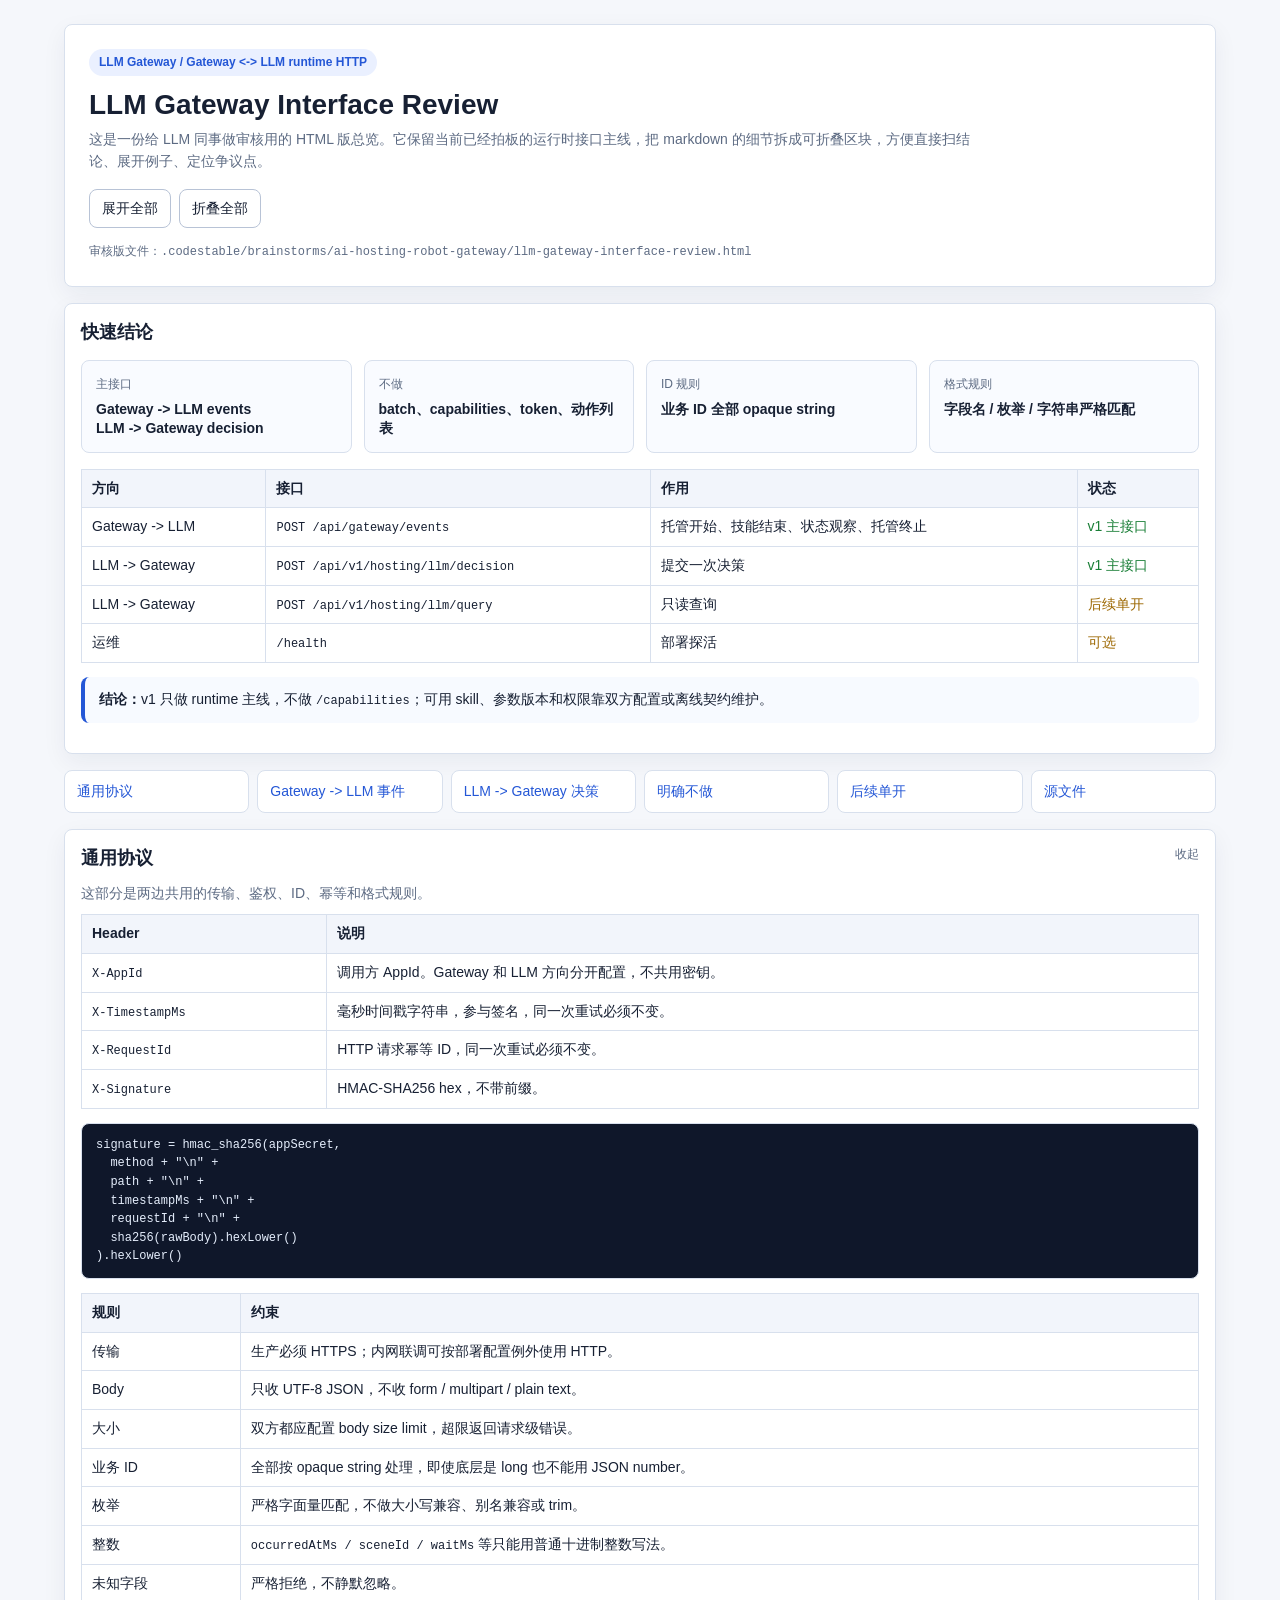
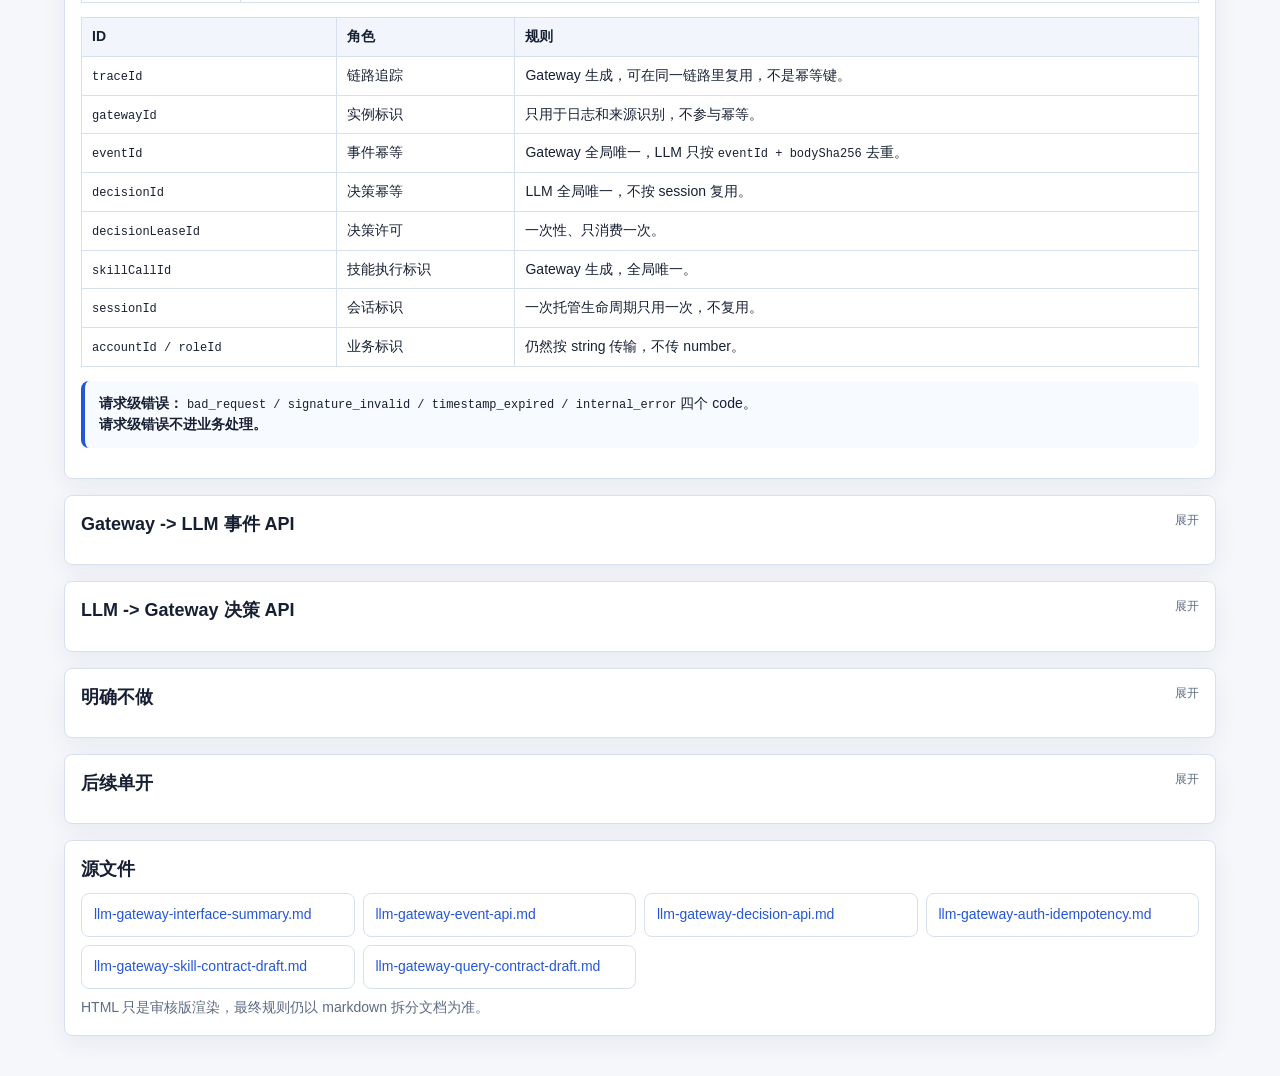
<file: docs/llm-gateway-interface-package/llm-gateway-interface-review.html>
<!doctype html>
<html lang="zh-CN">
<head>
  <meta charset="utf-8">
  <meta name="viewport" content="width=device-width, initial-scale=1">
  <title>LLM Gateway Interface Review</title>
  <style>
    :root {
      color-scheme: light;
      --bg: #f5f7fb;
      --panel: #ffffff;
      --panel-alt: #f9fbff;
      --text: #172033;
      --muted: #5d6b83;
      --line: #d8e0ed;
      --line-strong: #b8c3d6;
      --accent: #2457d6;
      --accent-soft: #eaf0ff;
      --good: #1a7f37;
      --warn: #9c6700;
      --danger: #b42318;
      --shadow: 0 8px 24px rgba(20, 35, 70, 0.06);
      --radius: 8px;
    }

    * { box-sizing: border-box; }
    html { scroll-behavior: smooth; }
    body {
      margin: 0;
      font: 14px/1.55 "Segoe UI", "PingFang SC", "Microsoft YaHei", sans-serif;
      color: var(--text);
      background: var(--bg);
    }
    a { color: var(--accent); text-decoration: none; }
    a:hover { text-decoration: underline; }
    code, pre {
      font-family: Consolas, "SFMono-Regular", "Liberation Mono", monospace;
      font-size: 12px;
    }
    .page {
      max-width: 1200px;
      margin: 0 auto;
      padding: 24px;
    }
    .hero, .panel, details.section {
      background: var(--panel);
      border: 1px solid var(--line);
      border-radius: var(--radius);
      box-shadow: var(--shadow);
    }
    .hero {
      padding: 24px;
      margin-bottom: 16px;
    }
    .eyebrow {
      display: inline-block;
      padding: 4px 10px;
      border-radius: 999px;
      background: var(--accent-soft);
      color: var(--accent);
      font-size: 12px;
      font-weight: 600;
      letter-spacing: 0;
      margin-bottom: 12px;
    }
    h1 {
      margin: 0 0 8px;
      font-size: 28px;
      line-height: 1.2;
    }
    .hero p {
      margin: 0;
      color: var(--muted);
      max-width: 900px;
    }
    .toolbar {
      margin-top: 16px;
      display: flex;
      flex-wrap: wrap;
      gap: 8px;
    }
    button {
      appearance: none;
      border: 1px solid var(--line-strong);
      background: var(--panel);
      color: var(--text);
      border-radius: 8px;
      padding: 8px 12px;
      font: inherit;
      cursor: pointer;
    }
    button:hover { border-color: var(--accent); color: var(--accent); }
    .meta {
      margin-top: 14px;
      color: var(--muted);
      font-size: 12px;
    }
    .grid {
      display: grid;
      gap: 12px;
    }
    .cards {
      grid-template-columns: repeat(auto-fit, minmax(200px, 1fr));
      margin: 16px 0;
    }
    .card {
      border: 1px solid var(--line);
      border-radius: var(--radius);
      background: var(--panel-alt);
      padding: 14px;
    }
    .card .label {
      color: var(--muted);
      font-size: 12px;
      margin-bottom: 6px;
    }
    .card .value {
      font-weight: 600;
      line-height: 1.35;
    }
    .panel, details.section {
      margin: 16px 0;
      padding: 16px;
    }
    .panel h2, details.section > summary {
      margin: 0 0 12px;
      font-size: 18px;
      line-height: 1.35;
    }
    details.section > summary {
      cursor: pointer;
      list-style: none;
      font-weight: 700;
      outline: none;
    }
    details.section > summary::-webkit-details-marker { display: none; }
    details.section > summary::after {
      content: "展开";
      float: right;
      color: var(--muted);
      font-size: 12px;
      font-weight: 400;
    }
    details.section[open] > summary::after { content: "收起"; }
    .subtle {
      color: var(--muted);
      margin: 8px 0 0;
    }
    .toc {
      display: grid;
      gap: 8px;
      grid-template-columns: repeat(auto-fit, minmax(180px, 1fr));
      margin: 16px 0;
    }
    .toc a {
      display: block;
      padding: 10px 12px;
      background: var(--panel);
      border: 1px solid var(--line);
      border-radius: 8px;
    }
    table {
      width: 100%;
      border-collapse: collapse;
      margin: 10px 0 14px;
      background: var(--panel);
    }
    th, td {
      border: 1px solid var(--line);
      padding: 8px 10px;
      vertical-align: top;
      text-align: left;
    }
    th {
      background: #f2f5fb;
      font-weight: 600;
    }
    ul {
      margin: 8px 0 14px 20px;
      padding: 0;
    }
    li { margin: 4px 0; }
    .ok { color: var(--good); }
    .warn { color: var(--warn); }
    .bad { color: var(--danger); }
    pre {
      margin: 0 0 14px;
      padding: 12px 14px;
      overflow: auto;
      border: 1px solid var(--line);
      border-radius: 8px;
      background: #0f172a;
      color: #e5eefc;
      white-space: pre-wrap;
    }
    .callout {
      border-left: 4px solid var(--accent);
      background: #f7faff;
      padding: 12px 14px;
      border-radius: 8px;
      margin: 12px 0 14px;
    }
    .mini {
      font-size: 12px;
      color: var(--muted);
    }
    .source-links {
      display: grid;
      gap: 8px;
      grid-template-columns: repeat(auto-fit, minmax(260px, 1fr));
    }
    .source-links a {
      display: block;
      padding: 10px 12px;
      border: 1px solid var(--line);
      border-radius: 8px;
      background: var(--panel);
    }
    @media (max-width: 720px) {
      .page { padding: 12px; }
      .hero { padding: 18px; }
      h1 { font-size: 22px; }
    }
  </style>
</head>
<body>
  <div class="page">
    <header class="hero">
      <div class="eyebrow">LLM Gateway / Gateway <-> LLM runtime HTTP</div>
      <h1>LLM Gateway Interface Review</h1>
      <p>这是一份给 LLM 同事做审核用的 HTML 版总览。它保留当前已经拍板的运行时接口主线，把 markdown 的细节拆成可折叠区块，方便直接扫结论、展开例子、定位争议点。</p>
      <div class="toolbar">
        <button type="button" id="expand-all">展开全部</button>
        <button type="button" id="collapse-all">折叠全部</button>
      </div>
      <div class="meta">审核版文件：<code>.codestable/brainstorms/ai-hosting-robot-gateway/llm-gateway-interface-review.html</code></div>
    </header>

    <section class="panel">
      <h2>快速结论</h2>
      <div class="grid cards">
        <div class="card">
          <div class="label">主接口</div>
          <div class="value">Gateway -> LLM events<br>LLM -> Gateway decision</div>
        </div>
        <div class="card">
          <div class="label">不做</div>
          <div class="value">batch、capabilities、token、动作列表</div>
        </div>
        <div class="card">
          <div class="label">ID 规则</div>
          <div class="value">业务 ID 全部 opaque string</div>
        </div>
        <div class="card">
          <div class="label">格式规则</div>
          <div class="value">字段名 / 枚举 / 字符串严格匹配</div>
        </div>
      </div>

      <table>
        <thead>
          <tr>
            <th>方向</th>
            <th>接口</th>
            <th>作用</th>
            <th>状态</th>
          </tr>
        </thead>
        <tbody>
          <tr>
            <td>Gateway -> LLM</td>
            <td><code>POST /api/gateway/events</code></td>
            <td>托管开始、技能结束、状态观察、托管终止</td>
            <td class="ok">v1 主接口</td>
          </tr>
          <tr>
            <td>LLM -> Gateway</td>
            <td><code>POST /api/v1/hosting/llm/decision</code></td>
            <td>提交一次决策</td>
            <td class="ok">v1 主接口</td>
          </tr>
          <tr>
            <td>LLM -> Gateway</td>
            <td><code>POST /api/v1/hosting/llm/query</code></td>
            <td>只读查询</td>
            <td class="warn">后续单开</td>
          </tr>
          <tr>
            <td>运维</td>
            <td><code>/health</code></td>
            <td>部署探活</td>
            <td class="warn">可选</td>
          </tr>
        </tbody>
      </table>

      <div class="callout">
        <strong>结论：</strong>v1 只做 runtime 主线，不做 <code>/capabilities</code>；可用 skill、参数版本和权限靠双方配置或离线契约维护。
      </div>
    </section>

    <nav class="toc">
      <a href="#common">通用协议</a>
      <a href="#events">Gateway -> LLM 事件</a>
      <a href="#decision">LLM -> Gateway 决策</a>
      <a href="#excluded">明确不做</a>
      <a href="#future">后续单开</a>
      <a href="#sources">源文件</a>
    </nav>

    <details class="section" id="common" open>
      <summary>通用协议</summary>
      <p class="subtle">这部分是两边共用的传输、鉴权、ID、幂等和格式规则。</p>

      <table>
        <thead>
          <tr>
            <th>Header</th>
            <th>说明</th>
          </tr>
        </thead>
        <tbody>
          <tr><td><code>X-AppId</code></td><td>调用方 AppId。Gateway 和 LLM 方向分开配置，不共用密钥。</td></tr>
          <tr><td><code>X-TimestampMs</code></td><td>毫秒时间戳字符串，参与签名，同一次重试必须不变。</td></tr>
          <tr><td><code>X-RequestId</code></td><td>HTTP 请求幂等 ID，同一次重试必须不变。</td></tr>
          <tr><td><code>X-Signature</code></td><td>HMAC-SHA256 hex，不带前缀。</td></tr>
        </tbody>
      </table>

      <pre>signature = hmac_sha256(appSecret,
  method + "\n" +
  path + "\n" +
  timestampMs + "\n" +
  requestId + "\n" +
  sha256(rawBody).hexLower()
).hexLower()</pre>

      <table>
        <thead>
          <tr>
            <th>规则</th>
            <th>约束</th>
          </tr>
        </thead>
        <tbody>
          <tr><td>传输</td><td>生产必须 HTTPS；内网联调可按部署配置例外使用 HTTP。</td></tr>
          <tr><td>Body</td><td>只收 UTF-8 JSON，不收 form / multipart / plain text。</td></tr>
          <tr><td>大小</td><td>双方都应配置 body size limit，超限返回请求级错误。</td></tr>
          <tr><td>业务 ID</td><td>全部按 opaque string 处理，即使底层是 long 也不能用 JSON number。</td></tr>
          <tr><td>枚举</td><td>严格字面量匹配，不做大小写兼容、别名兼容或 trim。</td></tr>
          <tr><td>整数</td><td><code>occurredAtMs / sceneId / waitMs</code> 等只能用普通十进制整数写法。</td></tr>
          <tr><td>未知字段</td><td>严格拒绝，不静默忽略。</td></tr>
        </tbody>
      </table>

      <table>
        <thead>
          <tr>
            <th>ID</th>
            <th>角色</th>
            <th>规则</th>
          </tr>
        </thead>
        <tbody>
          <tr><td><code>traceId</code></td><td>链路追踪</td><td>Gateway 生成，可在同一链路里复用，不是幂等键。</td></tr>
          <tr><td><code>gatewayId</code></td><td>实例标识</td><td>只用于日志和来源识别，不参与幂等。</td></tr>
          <tr><td><code>eventId</code></td><td>事件幂等</td><td>Gateway 全局唯一，LLM 只按 <code>eventId + bodySha256</code> 去重。</td></tr>
          <tr><td><code>decisionId</code></td><td>决策幂等</td><td>LLM 全局唯一，不按 session 复用。</td></tr>
          <tr><td><code>decisionLeaseId</code></td><td>决策许可</td><td>一次性、只消费一次。</td></tr>
          <tr><td><code>skillCallId</code></td><td>技能执行标识</td><td>Gateway 生成，全局唯一。</td></tr>
          <tr><td><code>sessionId</code></td><td>会话标识</td><td>一次托管生命周期只用一次，不复用。</td></tr>
          <tr><td><code>accountId / roleId</code></td><td>业务标识</td><td>仍然按 string 传输，不传 number。</td></tr>
        </tbody>
      </table>

      <div class="callout">
        <strong>请求级错误：</strong> <code>bad_request / signature_invalid / timestamp_expired / internal_error</code> 四个 code。<br>
        <strong>请求级错误不进业务处理。</strong>
      </div>
    </details>

    <details class="section" id="events">
      <summary>Gateway -> LLM 事件 API</summary>
      <p class="subtle">入口：<code>POST /api/gateway/events</code>。每次只发单个 event，不用 batch。</p>

      <table>
        <thead>
          <tr>
            <th>Envelope 字段</th>
            <th>说明</th>
          </tr>
        </thead>
        <tbody>
          <tr><td><code>traceId</code></td><td>链路 ID。</td></tr>
          <tr><td><code>gatewayId</code></td><td>Gateway 实例 ID。</td></tr>
          <tr><td><code>contractVersion</code></td><td>固定 <code>llm-gateway-http-v1</code>。</td></tr>
          <tr><td><code>event</code></td><td>单个事件对象。</td></tr>
        </tbody>
      </table>

      <table>
        <thead>
          <tr>
            <th>eventType</th>
            <th>决策 lease</th>
            <th>payload</th>
            <th>说明</th>
          </tr>
        </thead>
        <tbody>
          <tr><td><code>session_started</code></td><td>必填</td><td><code>session</code></td><td>托管开始，LLM 做第一轮决策。</td></tr>
          <tr><td><code>skill_finished</code></td><td>必填</td><td><code>session + skill</code></td><td>技能进入终态，LLM 做下一轮决策。</td></tr>
          <tr><td><code>observation_updated</code></td><td>必填</td><td><code>session + observation</code></td><td>新的观察和下一轮决策机会。</td></tr>
          <tr><td><code>session_stopped</code></td><td>不允许</td><td><code>session + stop</code></td><td>会话终态，不再决策。</td></tr>
        </tbody>
      </table>

      <table>
        <thead>
          <tr>
            <th>session 字段</th>
            <th>类型</th>
            <th>说明</th>
          </tr>
        </thead>
        <tbody>
          <tr><td><code>sessionId</code></td><td>string</td><td>一次托管生命周期一个 ID，不复用。</td></tr>
          <tr><td><code>accountId</code></td><td>string</td><td>长期保留，但不赋予账号管理权限。</td></tr>
          <tr><td><code>roleId</code></td><td>string</td><td>当前被托管角色 ID。</td></tr>
          <tr><td><code>sceneId</code></td><td>integer</td><td>场景配置 ID，不能是字符串或小数。</td></tr>
          <tr><td><code>state</code></td><td>string</td><td><code>Running / Stopped / Failed</code>。</td></tr>
          <tr><td><code>position</code></td><td>object</td><td><code>{x,y,z}</code>，都必须是有限 number。</td></tr>
          <tr><td><code>controllable</code></td><td>boolean</td><td>当前是否可操作。</td></tr>
        </tbody>
      </table>

      <table>
        <thead>
          <tr>
            <th>stop.reason</th>
            <th>session.state</th>
            <th>说明</th>
          </tr>
        </thead>
        <tbody>
          <tr><td><code>admin_stop</code></td><td><code>Stopped</code></td><td>后台/人工停止。</td></tr>
          <tr><td><code>stop_hosting_requested</code></td><td><code>Stopped</code></td><td>LLM 自己要求停止。</td></tr>
          <tr><td><code>player_online</code></td><td><code>Stopped</code></td><td>玩家本人上线。</td></tr>
          <tr><td><code>server_kicked</code></td><td><code>Stopped</code></td><td>服务器踢下线。</td></tr>
          <tr><td><code>gateway_shutdown</code></td><td><code>Stopped</code></td><td>Gateway 关闭或重启。</td></tr>
          <tr><td><code>runtime_error</code></td><td><code>Failed</code></td><td>Gateway 内部错误。</td></tr>
        </tbody>
      </table>

      <table>
        <thead>
          <tr>
            <th>observation.reason</th>
            <th>说明</th>
          </tr>
        </thead>
        <tbody>
          <tr><td><code>wait_completed</code></td><td>上一次 wait 到期。</td></tr>
          <tr><td><code>state_changed</code></td><td>关键状态变化。</td></tr>
        </tbody>
      </table>

      <div class="callout">
        <strong>事件响应：</strong> LLM 只能返回 <code>accepted</code> 或 <code>duplicate</code>。<br>
        <code>accepted</code> 代表可靠接收，不是“HTTP 到了但还没处理”。<br>
        同一 <code>eventId</code> + 不同 body 视为协议错误，返回 <code>400 bad_request</code>。
      </div>

      <pre>{
  "status": "accepted",
  "eventId": "evt-001"
}</pre>

      <pre>{
  "status": "duplicate",
  "eventId": "evt-001"
}</pre>

      <p class="mini">完整字段、错误和重试规则：<a href="llm-gateway-event-api.md">llm-gateway-event-api.md</a></p>
    </details>

    <details class="section" id="decision">
      <summary>LLM -> Gateway 决策 API</summary>
      <p class="subtle">入口：<code>POST /api/v1/hosting/llm/decision</code>。一次决策只允许一个 action。</p>

      <table>
        <thead>
          <tr>
            <th>Request 字段</th>
            <th>说明</th>
          </tr>
        </thead>
        <tbody>
          <tr><td><code>contractVersion</code></td><td>固定 <code>llm-gateway-http-v1</code>。</td></tr>
          <tr><td><code>decisionId</code></td><td>LLM 幂等 ID，全局唯一。</td></tr>
          <tr><td><code>decisionLeaseId</code></td><td>Gateway 发放的一次性决策许可。</td></tr>
          <tr><td><code>action</code></td><td><code>call_skill / wait / stop_hosting</code>。</td></tr>
          <tr><td><code>skillName</code></td><td>仅 <code>call_skill</code> 时允许。</td></tr>
          <tr><td><code>schemaVersion</code></td><td>仅 <code>call_skill</code> 时允许。</td></tr>
          <tr><td><code>arguments</code></td><td><code>call_skill</code> 必填 object；<code>wait</code> 可省略或传 <code>{}</code>。</td></tr>
        </tbody>
      </table>

      <table>
        <thead>
          <tr>
            <th>action</th>
            <th>约束</th>
          </tr>
        </thead>
        <tbody>
          <tr><td><code>call_skill</code></td><td>必须带 canonical <code>skillName</code>、<code>schemaVersion</code> 和 <code>arguments</code>。</td></tr>
          <tr><td><code>wait</code></td><td><code>waitMs</code> 默认 3000，最小 1000，最大 10000。</td></tr>
          <tr><td><code>stop_hosting</code></td><td>结束本次托管，优先级最高。</td></tr>
        </tbody>
      </table>

      <table>
        <thead>
          <tr>
            <th>Decision Response</th>
            <th>说明</th>
          </tr>
        </thead>
        <tbody>
          <tr><td><code>status</code></td><td><code>accepted / rejected</code>。</td></tr>
          <tr><td><code>reason</code></td><td><code>accepted</code> 时固定 <code>ok</code>；<code>rejected</code> 时返回固定枚举。</td></tr>
          <tr><td><code>skillCallId</code></td><td>仅 <code>call_skill</code> 被接受时返回。</td></tr>
          <tr><td><code>sessionId</code></td><td>可选，只用于可解析到 session 时的辅助返回。</td></tr>
        </tbody>
      </table>

      <table>
        <thead>
          <tr>
            <th>rejected reason</th>
            <th>说明</th>
          </tr>
        </thead>
        <tbody>
          <tr><td><code>lease_expired</code></td><td>旧 lease、已失效、已消费、已被替代或会话终态。</td></tr>
          <tr><td><code>schema_invalid</code></td><td>字段、结构、枚举或参数契约不合法。</td></tr>
          <tr><td><code>skill_not_allowed</code></td><td>技能在账号/角色/场景/权限/配置维度不允许。</td></tr>
          <tr><td><code>state_not_allowed</code></td><td>当前会话状态不允许这次动作。</td></tr>
          <tr><td><code>skill_in_progress</code></td><td>当前运行中的 skill 不允许被打断或替换。</td></tr>
          <tr><td><code>idempotency_key_conflict</code></td><td>同一个 decisionId 对应了不同 lease 或不同 body。</td></tr>
        </tbody>
      </table>

      <div class="callout">
        <strong>lease 规则：</strong>一张 lease 只消费一次；被消费后不能用同一张 lease 改参数重发。<br>
        <strong>429 不消费 lease，500 只有在消费前失败时才不消费。</strong><br>
        LLM 收到 <code>accepted</code> 后只等 Gateway 后续事件，不主动轮询。
      </div>

      <pre>{
  "contractVersion": "llm-gateway-http-v1",
  "decisionId": "decision-001",
  "decisionLeaseId": "lease-001",
  "action": "call_skill",
  "skillName": "move_to",
  "schemaVersion": "v1",
  "arguments": {
    "x": 20,
    "y": 0,
    "z": 30
  }
}</pre>

      <pre>{
  "status": "accepted",
  "reason": "ok",
  "sessionId": "session-001",
  "skillCallId": "skill-call-001"
}</pre>

      <pre>{
  "contractVersion": "llm-gateway-http-v1",
  "decisionId": "decision-002",
  "decisionLeaseId": "lease-002",
  "action": "wait",
  "arguments": {
    "waitMs": 3000
  }
}</pre>

      <pre>{
  "contractVersion": "llm-gateway-http-v1",
  "decisionId": "decision-003",
  "decisionLeaseId": "lease-003",
  "action": "stop_hosting"
}</pre>

      <p class="mini">完整字段、错误和 lease 生命周期：<a href="llm-gateway-decision-api.md">llm-gateway-decision-api.md</a></p>
    </details>

    <details class="section" id="excluded">
      <summary>明确不做</summary>
      <ul>
        <li>不使用批量事件 <code>events[]</code>。</li>
        <li>不在事件里传 <code>goal</code>、<code>availableSkills</code>、<code>skillArgumentHints</code>、<code>runningSkill</code>、<code>lastSkillResult</code>、<code>interruptedSkill</code>、LLM token、<code>message</code>。</li>
        <li>不提供 <code>skill_started</code>、<code>heartbeat</code>、<code>decision_rejected</code>、<code>lease_revoked</code> 事件。</li>
        <li>不做 <code>/capabilities</code> runtime 接口。</li>
        <li><code>/decision</code> 不带 <code>traceId / sessionId / sourceEventId / stateVersion</code>。</li>
        <li><code>/decision</code> 不支持 <code>confidence / ttlMs / message / reason</code> 这类额外字段。</li>
        <li>不提供 <code>cancel_skill</code> action。</li>
        <li>不把版本号、build 号塞进 runtime JSON body，只写日志或部署元数据。</li>
      </ul>
    </details>

    <details class="section" id="future">
      <summary>后续单开</summary>
      <ul>
        <li>首批 LLM 可调用 skill 清单。</li>
        <li>每个 skill 的 <code>arguments / schemaVersion / skill_finished.reason / TTL / 可打断/抢占规则</code>。</li>
        <li>自动射击、移动中打枪等复合行为，先作为 canonical skill 讨论。</li>
        <li>只读 Query 的 <code>queryType / arguments / result / reason / 缓存和新鲜度</code>。</li>
        <li>可选的运维 <code>/health</code> 实现细节。</li>
      </ul>
    </details>

    <section class="panel" id="sources">
      <h2>源文件</h2>
      <div class="source-links">
        <a href="llm-gateway-interface-summary.md">llm-gateway-interface-summary.md</a>
        <a href="llm-gateway-event-api.md">llm-gateway-event-api.md</a>
        <a href="llm-gateway-decision-api.md">llm-gateway-decision-api.md</a>
        <a href="llm-gateway-auth-idempotency.md">llm-gateway-auth-idempotency.md</a>
        <a href="llm-gateway-skill-contract-draft.md">llm-gateway-skill-contract-draft.md</a>
        <a href="llm-gateway-query-contract-draft.md">llm-gateway-query-contract-draft.md</a>
      </div>
      <p class="subtle">HTML 只是审核版渲染，最终规则仍以 markdown 拆分文档为准。</p>
    </section>
  </div>

  <script>
    const details = Array.from(document.querySelectorAll('details.section'));
    document.getElementById('expand-all').addEventListener('click', () => {
      details.forEach(d => d.open = true);
    });
    document.getElementById('collapse-all').addEventListener('click', () => {
      details.forEach((d, index) => d.open = index === 0);
    });
  </script>
</body>
</html>
</file>
